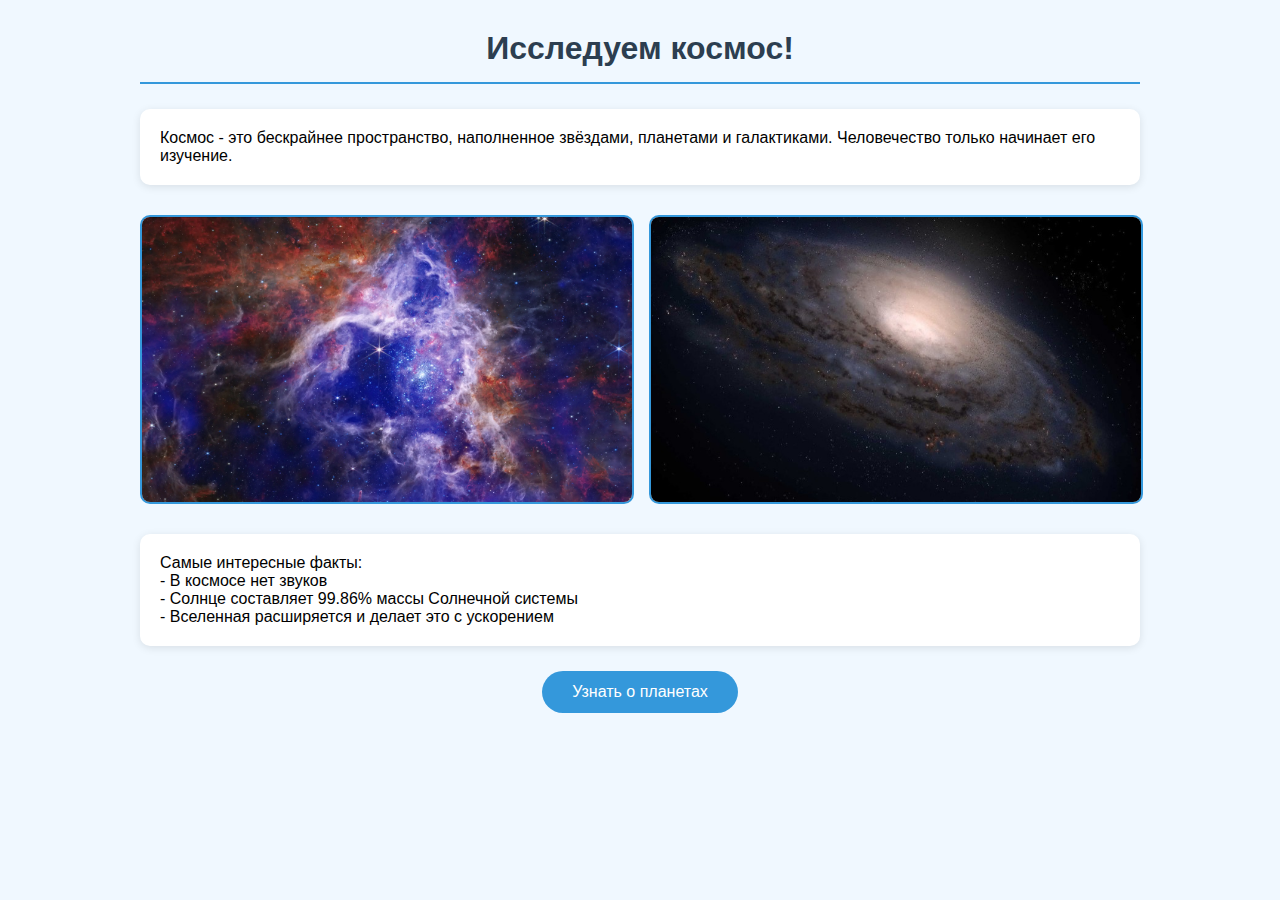
<file: index.html>
<!DOCTYPE html>
<html lang="ru">
<head>
    <meta charset="UTF-8">
    <title>Мир космоса</title>
    <link rel="stylesheet" href="style.css">
</head>
<body>
    <h1>Исследуем космос!</h1>
    
    <p class="main-text">Космос - это бескрайнее пространство, наполненное звёздами, планетами и галактиками. Человечество только начинает его изучение.</p>
    
    <p class="image-container">
        <img src="Космос.webp" alt="Космос">
        <img src="Млечный путь.jpg" alt="Наша галактика">
    </p>

    <p class="main-text">Самые интересные факты:
        <br>- В космосе нет звуков
        <br>- Солнце составляет 99.86% массы Солнечной системы
        <br>- Вселенная расширяется и делает это с ускорением
    </p>

    <a href="planets.html" class="nav-link">Узнать о планетах</a>
</body>
</html>
</file>
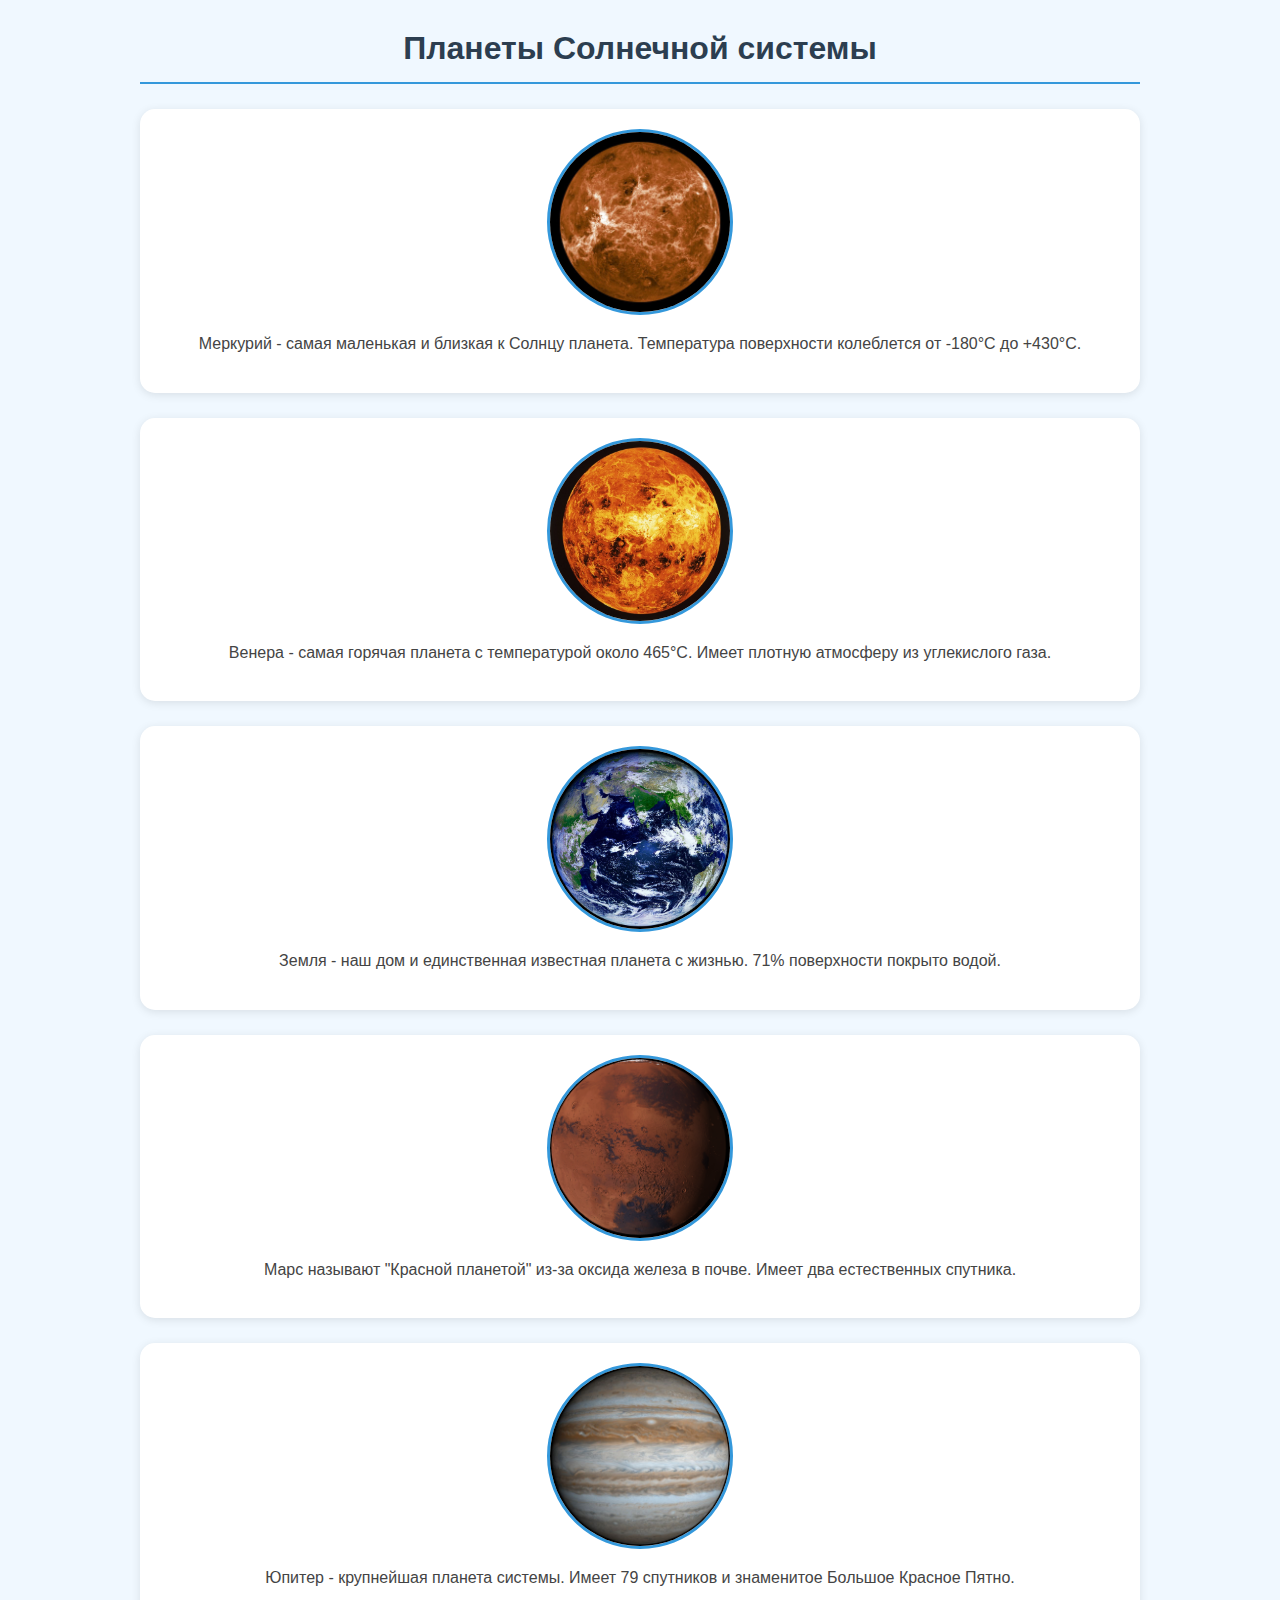
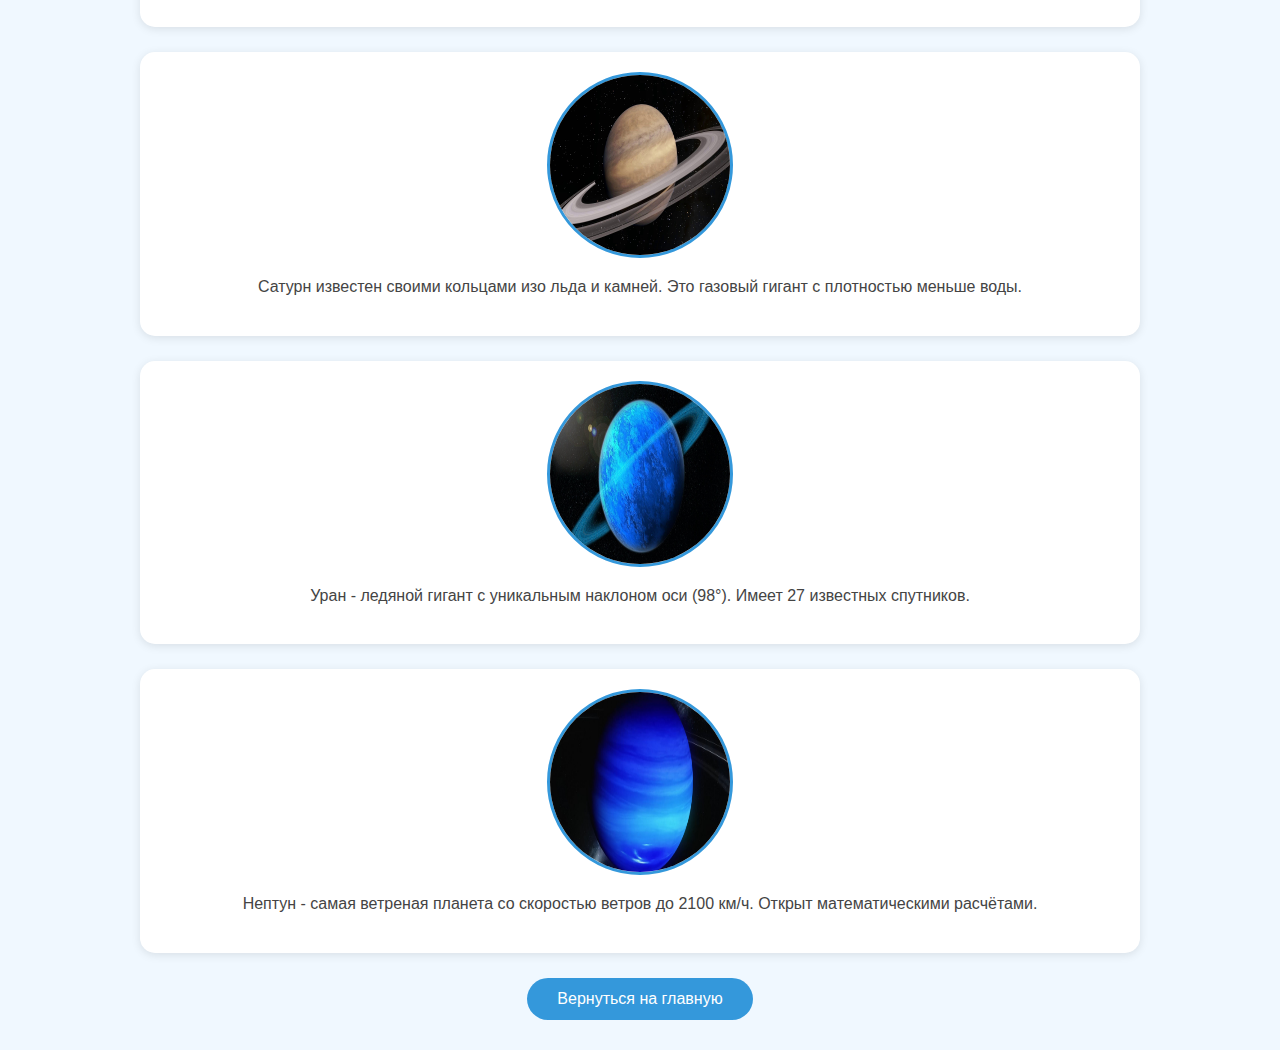
<file: planets.html>
<!DOCTYPE html>
<html lang="ru">
<head>
    <meta charset="UTF-8">
    <title>Планеты Солнечной системы</title>
    <link rel="stylesheet" href="style.css">
</head>
<body>
    <h1>Планеты Солнечной системы</h1>
    
    <section class="planet">
        <img src="Меркурий1.jpg" alt="Меркурий">
        <p class="planet-info">Меркурий - самая маленькая и близкая к Солнцу планета. Температура поверхности колеблется от -180°C до +430°C.</p>
    </section>

    <section class="planet">
        <img src="Венера.jpg" alt="Венера">
        <p class="planet-info">Венера - самая горячая планета с температурой около 465°C. Имеет плотную атмосферу из углекислого газа.</p>
    </section>

    <section class="planet">
        <img src="Земля1.jpg" alt="Земля">
        <p class="planet-info">Земля - наш дом и единственная известная планета с жизнью. 71% поверхности покрыто водой.</p>
    </section>

    <section class="planet">
        <img src="Марс.png" alt="Марс">
        <p class="planet-info">Марс называют "Красной планетой" из-за оксида железа в почве. Имеет два естественных спутника.</p>
    </section>

    <section class="planet">
        <img src="Юпитер.jpg" alt="Юпитер">
        <p class="planet-info">Юпитер - крупнейшая планета системы. Имеет 79 спутников и знаменитое Большое Красное Пятно.</p>
    </section>

    <section class="planet">
        <img src="Сатурн.jpg" alt="Сатурн">
        <p class="planet-info">Сатурн известен своими кольцами изо льда и камней. Это газовый гигант с плотностью меньше воды.</p>
    </section>

    <section class="planet">
        <img src="Уран.jpg" alt="Уран">
        <p class="planet-info">Уран - ледяной гигант с уникальным наклоном оси (98°). Имеет 27 известных спутников.</p>
    </section>

    <section class="planet">
        <img src="Нептун.jpeg" alt="Нептун">
        <p class="planet-info">Нептун - самая ветреная планета со скоростью ветров до 2100 км/ч. Открыт математическими расчётами.</p>
    </section>

    <a href="index.html" class="nav-link">Вернуться на главную</a>
</body>
</html>
</file>
<file: style.css>
body {
    font-family: Arial, sans-serif;
    max-width: 1000px;
    margin: 30px auto;
    padding: 0 20px;
    background-color: #f0f8ff;
}

h1 {
    color: #2c3e50;
    text-align: center;
    padding-bottom: 15px;
    border-bottom: 2px solid #3498db;
}

.main-text {
    background-color: white;
    padding: 20px;
    border-radius: 10px;
    margin: 25px 0;
    box-shadow: 0 2px 8px rgba(0,0,0,0.1);
}

.image-container {
    display: flex;
    gap: 15px;
    margin: 30px 0;
}

.image-container img {
    width: 49%;
    border-radius: 10px;
    border: 2px solid #3498db;
}

/* Стили для страницы с планетами */
.planet {
    background: white;
    border-radius: 15px;
    padding: 20px;
    margin: 25px 0;
    box-shadow: 0 2px 10px rgba(0,0,0,0.1);
}

.planet img {
    width: 180px;
    height: 180px;
    border-radius: 50%;
    border: 3px solid #3498db;
    display: block;
    margin: 0 auto 15px;
}

.planet p {
    color: #444;
    text-align: center;
    line-height: 1.6;
}

.nav-link {
    display: block;
    text-align: center;
    padding: 12px 30px;
    background-color: #3498db;
    color: white;
    text-decoration: none;
    border-radius: 25px;
    margin: 25px auto;
    width: fit-content;
}

.nav-link:hover {
    background-color: #2980b9;
}

@media (max-width: 768px) {
    .image-container {
        flex-direction: column;
    }
    
    .image-container img {
        width: 100%;
    }
    
    .planet {
        text-align: center;
        padding: 15px;
    }
    
    .planet img {
        width: 150px;
        height: 150px;
    }
}
</file>
